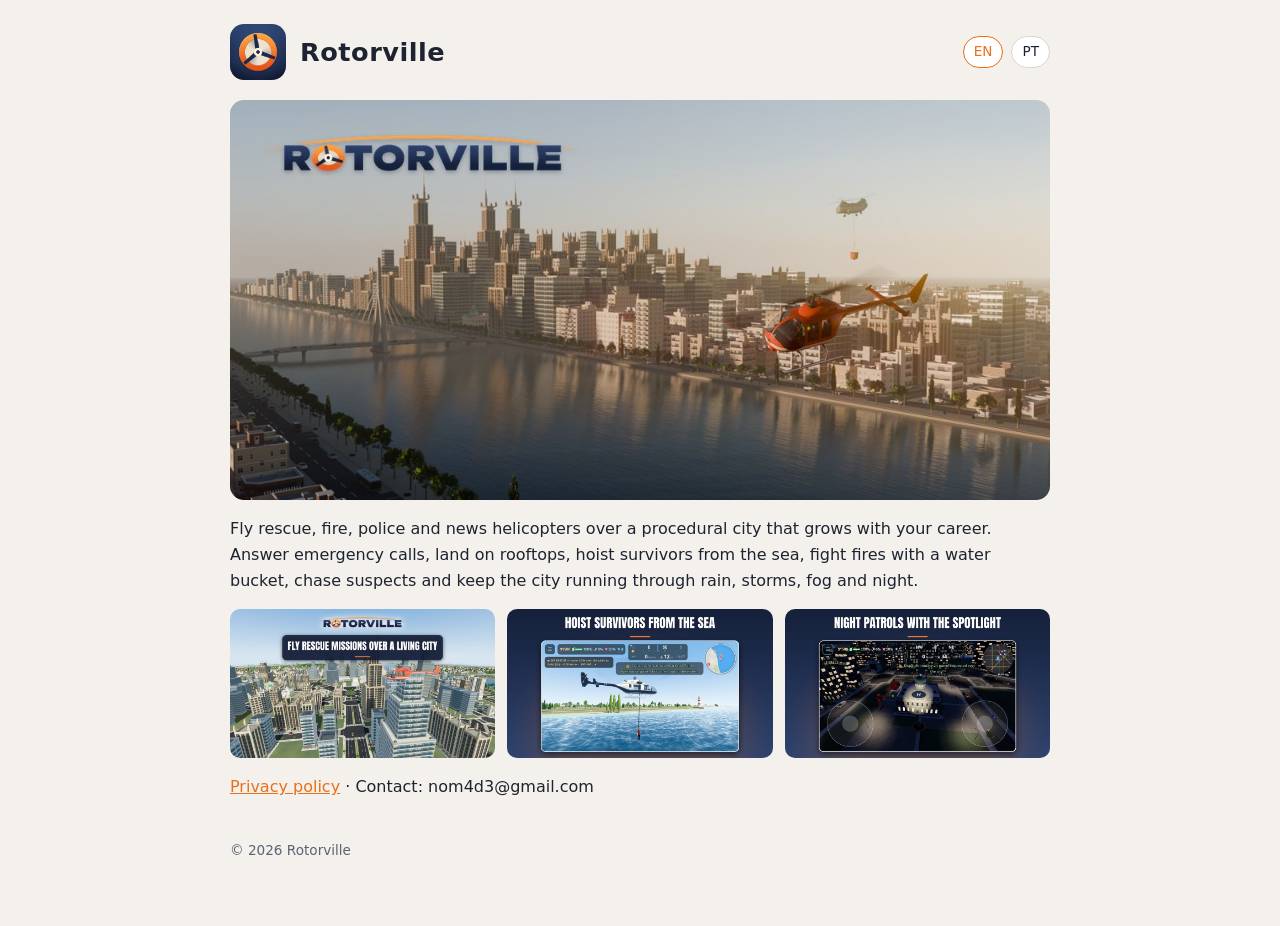
<file: index.html>
<!doctype html>
<html lang="en">
<head>
<meta charset="utf-8">
<meta name="viewport" content="width=device-width, initial-scale=1">
<title>Rotorville</title>
<meta name="description" content="Rotorville: fly rescue helicopters over a living city.">
<link rel="icon" href="img/icon.png">
<link rel="stylesheet" href="style.css">
</head>
<body>
<div class="wrap">
	<header>
		<img src="img/icon.png" alt="">
		<h1>Rotorville</h1>
		<nav class="lang">
			<button type="button" data-set="en" aria-pressed="true">EN</button>
			<button type="button" data-set="pt" aria-pressed="false">PT</button>
		</nav>
	</header>
	<img class="hero" src="img/feature.jpg" alt="Rotorville">

	<section data-lang="en">
		<p>Fly rescue, fire, police and news helicopters over a procedural city that grows with your career.
		Answer emergency calls, land on rooftops, hoist survivors from the sea, fight fires with a water
		bucket, chase suspects and keep the city running through rain, storms, fog and night.</p>
		<div class="shots">
			<img src="img/shot1_en-US.jpg" alt=""><img src="img/shot2_en-US.jpg" alt=""><img src="img/shot3_en-US.jpg" alt="">
		</div>
		<p><a href="privacy.html#en">Privacy policy</a> · Contact: nom4d3@gmail.com</p>
	</section>

	<section data-lang="pt" hidden>
		<p>Pilote helicópteros de resgate, bombeiro, polícia e jornalismo sobre uma cidade procedural que cresce
		com a sua carreira. Atenda chamados de emergência, pouse em telhados, içe sobreviventes do mar, apague
		incêndios com o balde d'água, persiga suspeitos e mantenha a cidade funcionando na chuva, na tempestade,
		na neblina e à noite.</p>
		<div class="shots">
			<img src="img/shot1_pt-BR.jpg" alt=""><img src="img/shot2_pt-BR.jpg" alt=""><img src="img/shot3_pt-BR.jpg" alt="">
		</div>
		<p><a href="privacy.html#pt">Política de privacidade</a> · Contato: nom4d3@gmail.com</p>
	</section>

	<footer>© 2026 Rotorville</footer>
</div>
<script>
(function () {
	var buttons = document.querySelectorAll("[data-set]");
	function show(lang) {
		document.querySelectorAll("[data-lang]").forEach(function (s) { s.hidden = s.dataset.lang !== lang; });
		buttons.forEach(function (b) { b.setAttribute("aria-pressed", String(b.dataset.set === lang)); });
		document.documentElement.lang = lang === "pt" ? "pt-BR" : "en";
	}
	buttons.forEach(function (b) { b.addEventListener("click", function () { show(b.dataset.set); }); });
	show((navigator.language || "").toLowerCase().indexOf("pt") === 0 ? "pt" : "en");
})();
</script>
</body>
</html>
</file>
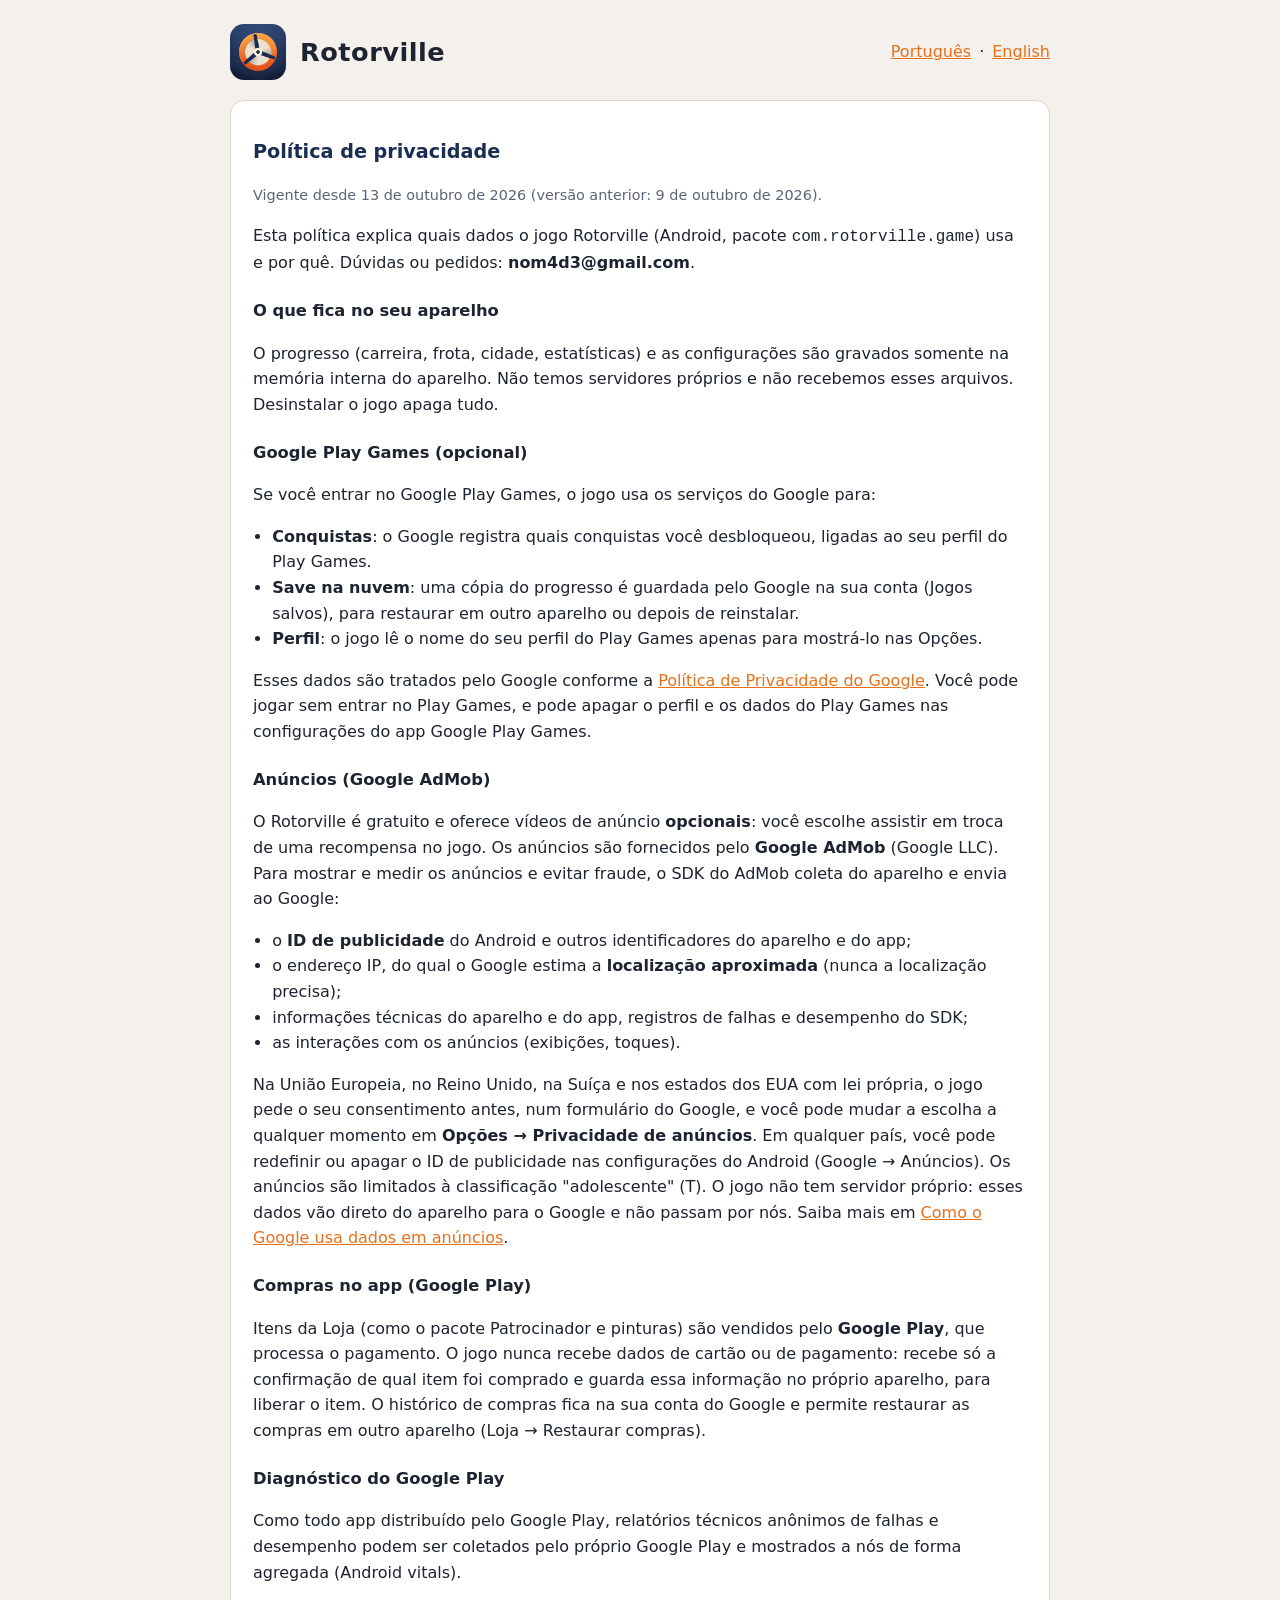
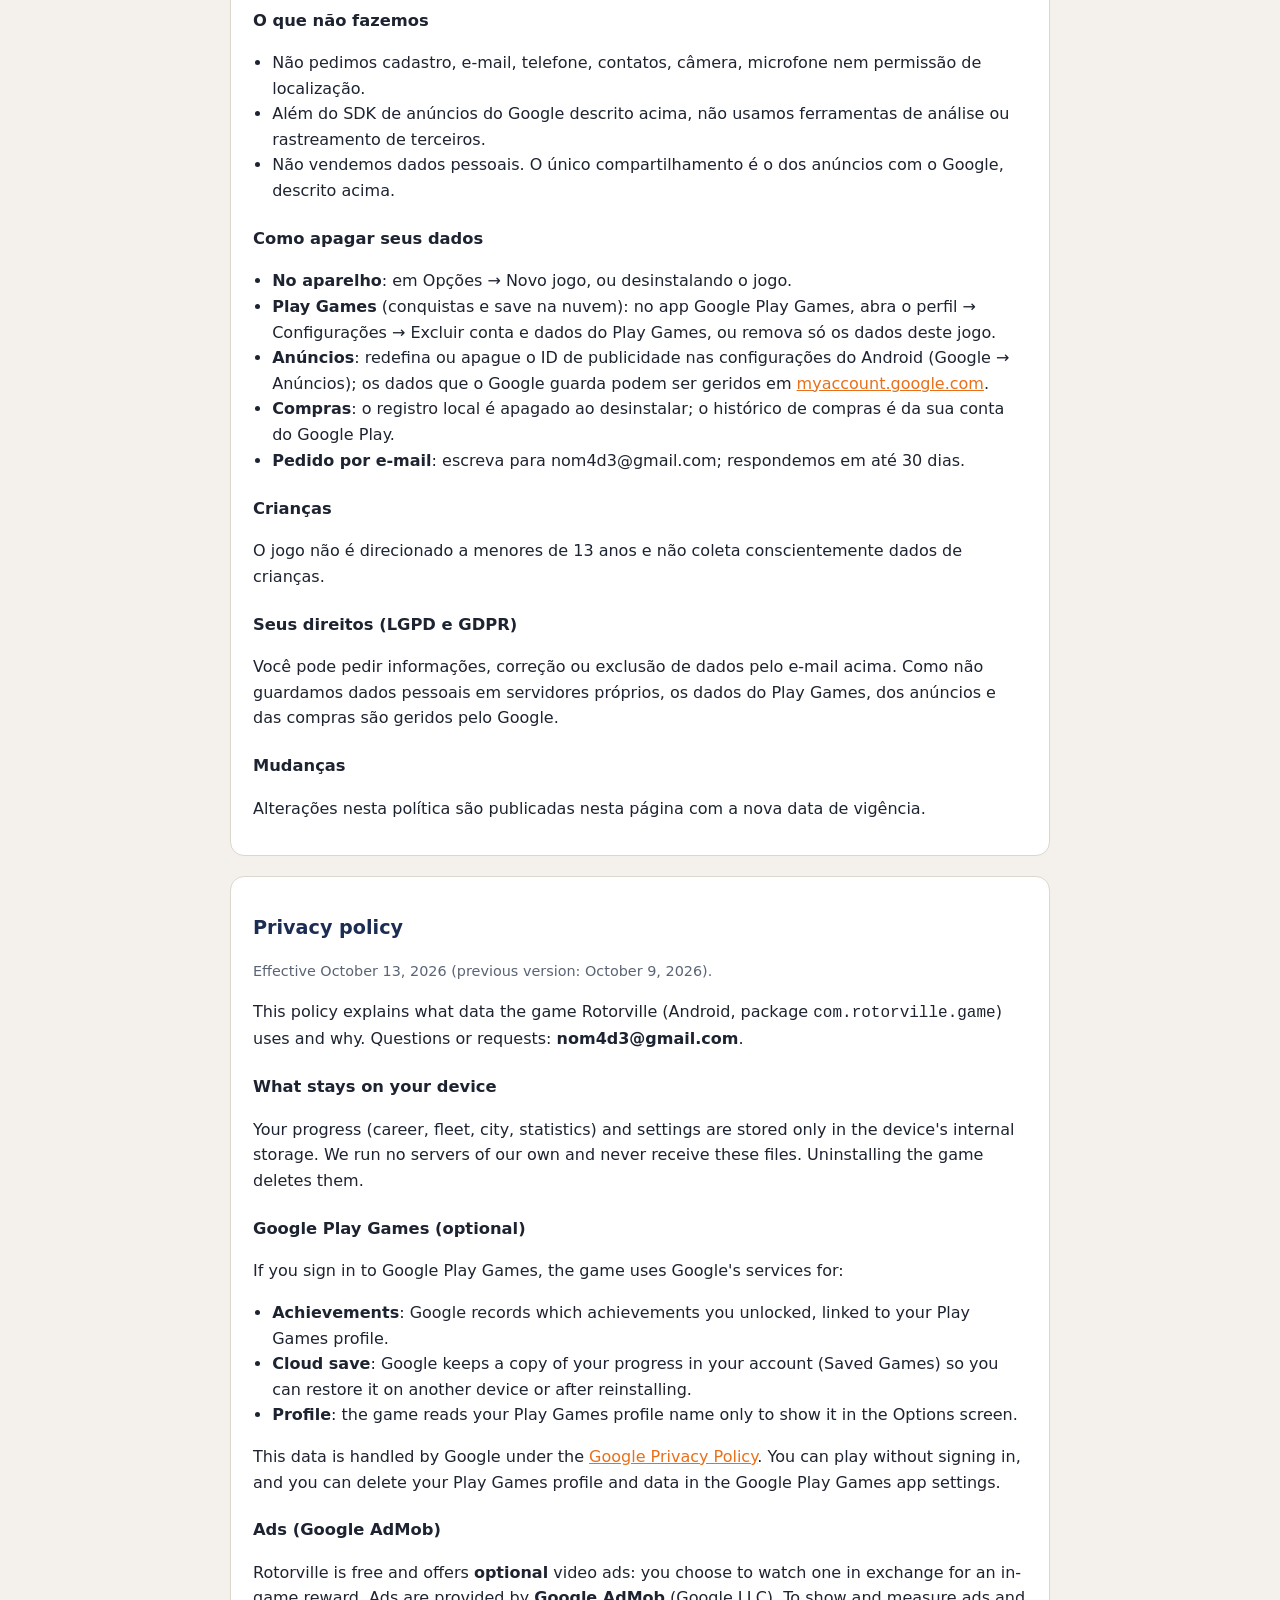
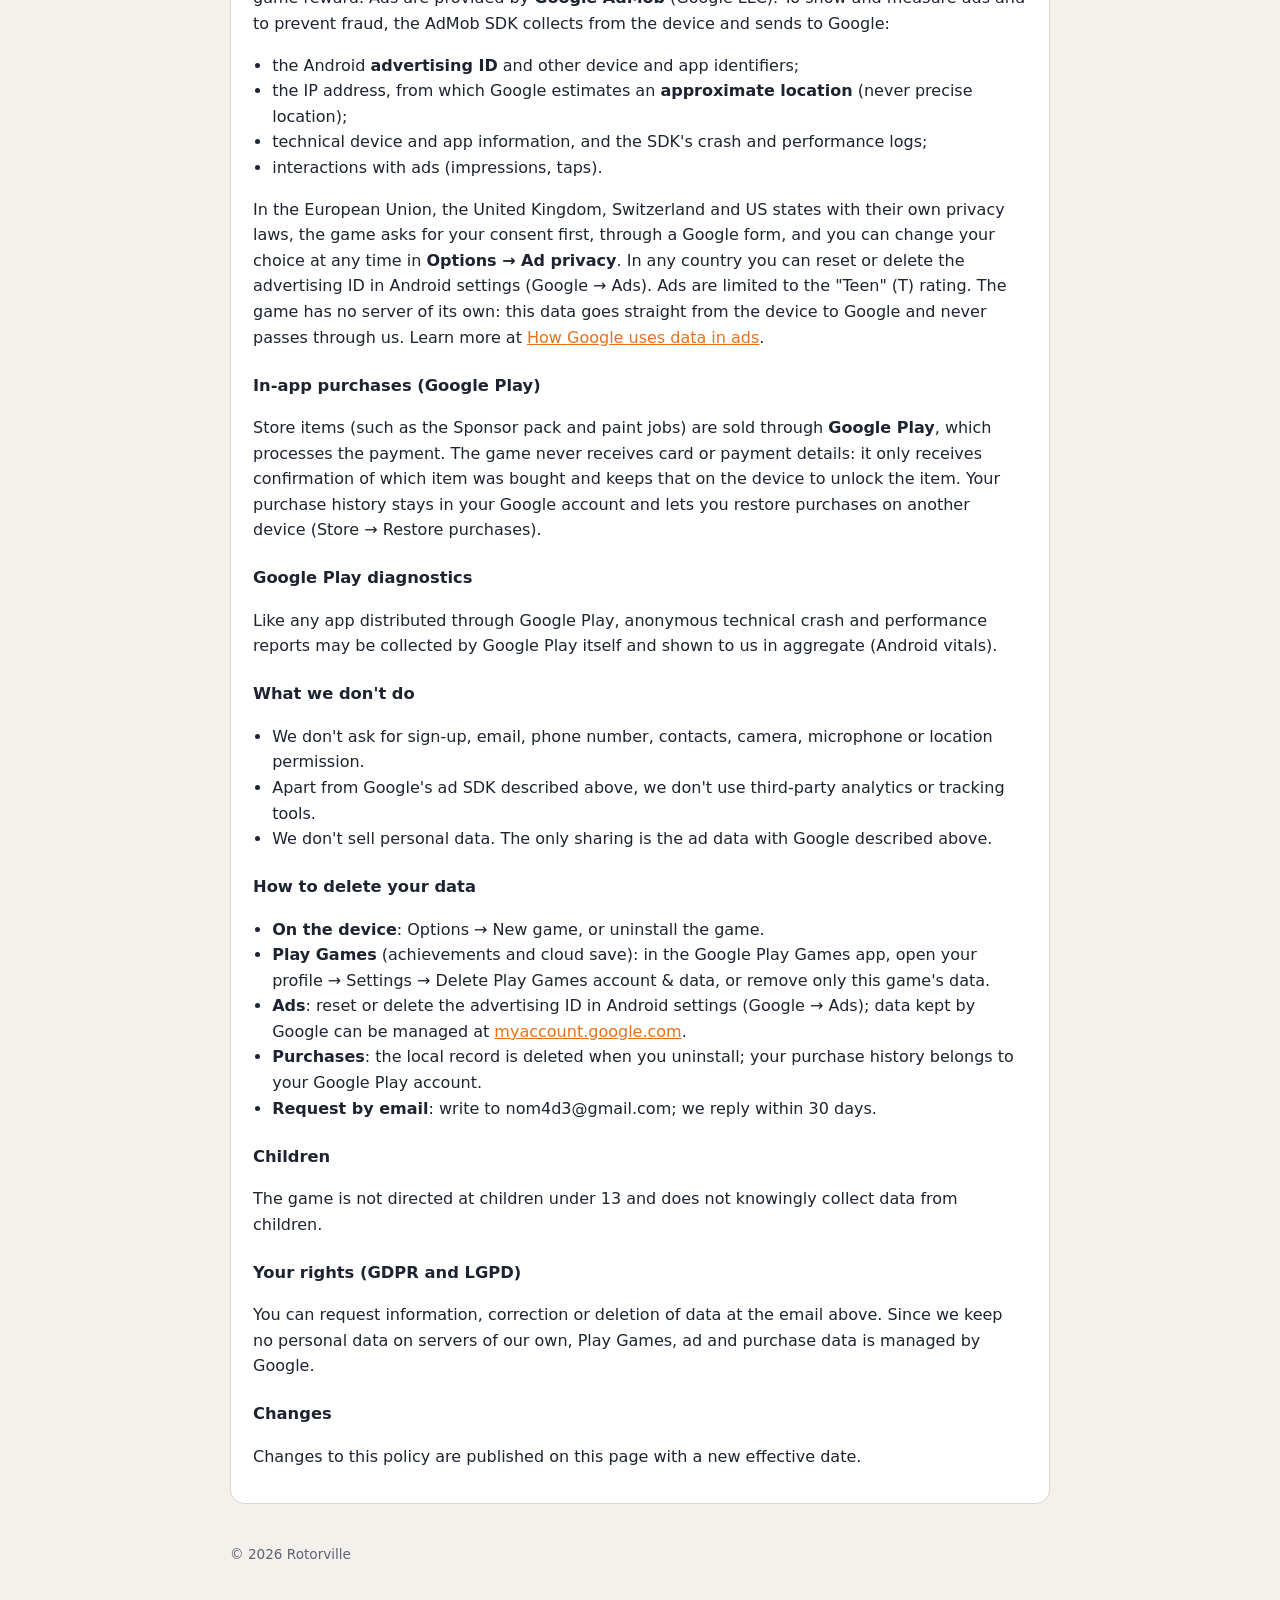
<file: privacy.html>
<!doctype html>
<html lang="pt-BR">
<head>
<meta charset="utf-8">
<meta name="viewport" content="width=device-width, initial-scale=1">
<title>Rotorville · Privacidade / Privacy</title>
<link rel="icon" href="img/icon.png">
<link rel="stylesheet" href="style.css">
</head>
<body>
<div class="wrap">
	<header>
		<img src="img/icon.png" alt="">
		<h1><a href="./" style="color:inherit;text-decoration:none">Rotorville</a></h1>
		<nav><a href="#pt">Português</a> · <a href="#en">English</a></nav>
	</header>

	<div class="card" id="pt" lang="pt-BR">
		<h2>Política de privacidade</h2>
		<p class="muted">Vigente desde 13 de outubro de 2026 (versão anterior: 9 de outubro de 2026).</p>
		<p>Esta política explica quais dados o jogo Rotorville (Android, pacote <code>com.rotorville.game</code>) usa e
		por quê. Dúvidas ou pedidos: <strong>nom4d3@gmail.com</strong>.</p>

		<h3>O que fica no seu aparelho</h3>
		<p>O progresso (carreira, frota, cidade, estatísticas) e as configurações são gravados somente na memória interna do
		aparelho. Não temos servidores próprios e não recebemos esses arquivos. Desinstalar o jogo apaga tudo.</p>

		<h3>Google Play Games (opcional)</h3>
		<p>Se você entrar no Google Play Games, o jogo usa os serviços do Google para:</p>
		<ul>
			<li><strong>Conquistas</strong>: o Google registra quais conquistas você desbloqueou, ligadas ao seu perfil do Play Games.</li>
			<li><strong>Save na nuvem</strong>: uma cópia do progresso é guardada pelo Google na sua conta (Jogos salvos), para
			restaurar em outro aparelho ou depois de reinstalar.</li>
			<li><strong>Perfil</strong>: o jogo lê o nome do seu perfil do Play Games apenas para mostrá-lo nas Opções.</li>
		</ul>
		<p>Esses dados são tratados pelo Google conforme a
		<a href="https://policies.google.com/privacy">Política de Privacidade do Google</a>. Você pode jogar sem entrar no
		Play Games, e pode apagar o perfil e os dados do Play Games nas configurações do app Google Play Games.</p>

		<h3>Anúncios (Google AdMob)</h3>
		<p>O Rotorville é gratuito e oferece vídeos de anúncio <strong>opcionais</strong>: você escolhe assistir em troca de
		uma recompensa no jogo. Os anúncios são fornecidos pelo <strong>Google AdMob</strong> (Google LLC). Para mostrar e medir
		os anúncios e evitar fraude, o SDK do AdMob coleta do aparelho e envia ao Google:</p>
		<ul>
			<li>o <strong>ID de publicidade</strong> do Android e outros identificadores do aparelho e do app;</li>
			<li>o endereço IP, do qual o Google estima a <strong>localização aproximada</strong> (nunca a localização precisa);</li>
			<li>informações técnicas do aparelho e do app, registros de falhas e desempenho do SDK;</li>
			<li>as interações com os anúncios (exibições, toques).</li>
		</ul>
		<p>Na União Europeia, no Reino Unido, na Suíça e nos estados dos EUA com lei própria, o jogo pede o seu consentimento
		antes, num formulário do Google, e você pode mudar a escolha a qualquer momento em <strong>Opções → Privacidade de
		anúncios</strong>. Em qualquer país, você pode redefinir ou apagar o ID de publicidade nas configurações do Android
		(Google → Anúncios). Os anúncios são limitados à classificação "adolescente" (T). O jogo não tem servidor próprio:
		esses dados vão direto do aparelho para o Google e não passam por nós. Saiba mais em
		<a href="https://policies.google.com/technologies/ads">Como o Google usa dados em anúncios</a>.</p>

		<h3>Compras no app (Google Play)</h3>
		<p>Itens da Loja (como o pacote Patrocinador e pinturas) são vendidos pelo <strong>Google Play</strong>, que processa o
		pagamento. O jogo nunca recebe dados de cartão ou de pagamento: recebe só a confirmação de qual item foi comprado e
		guarda essa informação no próprio aparelho, para liberar o item. O histórico de compras fica na sua conta do Google
		e permite restaurar as compras em outro aparelho (Loja → Restaurar compras).</p>

		<h3>Diagnóstico do Google Play</h3>
		<p>Como todo app distribuído pelo Google Play, relatórios técnicos anônimos de falhas e desempenho podem ser coletados
		pelo próprio Google Play e mostrados a nós de forma agregada (Android vitals).</p>

		<h3>O que não fazemos</h3>
		<ul>
			<li>Não pedimos cadastro, e-mail, telefone, contatos, câmera, microfone nem permissão de localização.</li>
			<li>Além do SDK de anúncios do Google descrito acima, não usamos ferramentas de análise ou rastreamento de terceiros.</li>
			<li>Não vendemos dados pessoais. O único compartilhamento é o dos anúncios com o Google, descrito acima.</li>
		</ul>

		<h3 id="excluir">Como apagar seus dados</h3>
		<ul>
			<li><strong>No aparelho</strong>: em Opções → Novo jogo, ou desinstalando o jogo.</li>
			<li><strong>Play Games</strong> (conquistas e save na nuvem): no app Google Play Games, abra o perfil →
			Configurações → Excluir conta e dados do Play Games, ou remova só os dados deste jogo.</li>
			<li><strong>Anúncios</strong>: redefina ou apague o ID de publicidade nas configurações do Android (Google →
			Anúncios); os dados que o Google guarda podem ser geridos em <a href="https://myaccount.google.com/">myaccount.google.com</a>.</li>
			<li><strong>Compras</strong>: o registro local é apagado ao desinstalar; o histórico de compras é da sua conta do
			Google Play.</li>
			<li><strong>Pedido por e-mail</strong>: escreva para nom4d3@gmail.com; respondemos em até 30 dias.</li>
		</ul>

		<h3>Crianças</h3>
		<p>O jogo não é direcionado a menores de 13 anos e não coleta conscientemente dados de crianças.</p>

		<h3>Seus direitos (LGPD e GDPR)</h3>
		<p>Você pode pedir informações, correção ou exclusão de dados pelo e-mail acima. Como não guardamos dados pessoais em
		servidores próprios, os dados do Play Games, dos anúncios e das compras são geridos pelo Google.</p>

		<h3>Mudanças</h3>
		<p>Alterações nesta política são publicadas nesta página com a nova data de vigência.</p>
	</div>

	<div class="card" id="en" lang="en">
		<h2>Privacy policy</h2>
		<p class="muted">Effective October 13, 2026 (previous version: October 9, 2026).</p>
		<p>This policy explains what data the game Rotorville (Android, package <code>com.rotorville.game</code>) uses and
		why. Questions or requests: <strong>nom4d3@gmail.com</strong>.</p>

		<h3>What stays on your device</h3>
		<p>Your progress (career, fleet, city, statistics) and settings are stored only in the device's internal storage. We
		run no servers of our own and never receive these files. Uninstalling the game deletes them.</p>

		<h3>Google Play Games (optional)</h3>
		<p>If you sign in to Google Play Games, the game uses Google's services for:</p>
		<ul>
			<li><strong>Achievements</strong>: Google records which achievements you unlocked, linked to your Play Games profile.</li>
			<li><strong>Cloud save</strong>: Google keeps a copy of your progress in your account (Saved Games) so you can restore it
			on another device or after reinstalling.</li>
			<li><strong>Profile</strong>: the game reads your Play Games profile name only to show it in the Options screen.</li>
		</ul>
		<p>This data is handled by Google under the <a href="https://policies.google.com/privacy">Google Privacy Policy</a>.
		You can play without signing in, and you can delete your Play Games profile and data in the Google Play Games app
		settings.</p>

		<h3>Ads (Google AdMob)</h3>
		<p>Rotorville is free and offers <strong>optional</strong> video ads: you choose to watch one in exchange for an in-game
		reward. Ads are provided by <strong>Google AdMob</strong> (Google LLC). To show and measure ads and to prevent fraud, the
		AdMob SDK collects from the device and sends to Google:</p>
		<ul>
			<li>the Android <strong>advertising ID</strong> and other device and app identifiers;</li>
			<li>the IP address, from which Google estimates an <strong>approximate location</strong> (never precise location);</li>
			<li>technical device and app information, and the SDK's crash and performance logs;</li>
			<li>interactions with ads (impressions, taps).</li>
		</ul>
		<p>In the European Union, the United Kingdom, Switzerland and US states with their own privacy laws, the game asks for your
		consent first, through a Google form, and you can change your choice at any time in <strong>Options → Ad privacy</strong>.
		In any country you can reset or delete the advertising ID in Android settings (Google → Ads). Ads are limited to the
		"Teen" (T) rating. The game has no server of its own: this data goes straight from the device to Google and never
		passes through us. Learn more at <a href="https://policies.google.com/technologies/ads">How Google uses data in ads</a>.</p>

		<h3>In-app purchases (Google Play)</h3>
		<p>Store items (such as the Sponsor pack and paint jobs) are sold through <strong>Google Play</strong>, which processes the
		payment. The game never receives card or payment details: it only receives confirmation of which item was bought and
		keeps that on the device to unlock the item. Your purchase history stays in your Google account and lets you restore
		purchases on another device (Store → Restore purchases).</p>

		<h3>Google Play diagnostics</h3>
		<p>Like any app distributed through Google Play, anonymous technical crash and performance reports may be collected by
		Google Play itself and shown to us in aggregate (Android vitals).</p>

		<h3>What we don't do</h3>
		<ul>
			<li>We don't ask for sign-up, email, phone number, contacts, camera, microphone or location permission.</li>
			<li>Apart from Google's ad SDK described above, we don't use third-party analytics or tracking tools.</li>
			<li>We don't sell personal data. The only sharing is the ad data with Google described above.</li>
		</ul>

		<h3 id="delete">How to delete your data</h3>
		<ul>
			<li><strong>On the device</strong>: Options → New game, or uninstall the game.</li>
			<li><strong>Play Games</strong> (achievements and cloud save): in the Google Play Games app, open your profile →
			Settings → Delete Play Games account &amp; data, or remove only this game's data.</li>
			<li><strong>Ads</strong>: reset or delete the advertising ID in Android settings (Google → Ads); data kept by Google can
			be managed at <a href="https://myaccount.google.com/">myaccount.google.com</a>.</li>
			<li><strong>Purchases</strong>: the local record is deleted when you uninstall; your purchase history belongs to your
			Google Play account.</li>
			<li><strong>Request by email</strong>: write to nom4d3@gmail.com; we reply within 30 days.</li>
		</ul>

		<h3>Children</h3>
		<p>The game is not directed at children under 13 and does not knowingly collect data from children.</p>

		<h3>Your rights (GDPR and LGPD)</h3>
		<p>You can request information, correction or deletion of data at the email above. Since we keep no personal data on
		servers of our own, Play Games, ad and purchase data is managed by Google.</p>

		<h3>Changes</h3>
		<p>Changes to this policy are published on this page with a new effective date.</p>
	</div>

	<footer>© 2026 Rotorville</footer>
</div>
</body>
</html>
</file>
<file: style.css>
:root {
	--bg: #f4f1ec;
	--fg: #1d2330;
	--muted: #5b6475;
	--card: #ffffff;
	--line: #dcd6cc;
	--accent: #e8701a;
	--navy: #1b2d52;
	color-scheme: light;
}
@media (prefers-color-scheme: dark) {
	:root {
		--bg: #0f1420;
		--fg: #e6e9f0;
		--muted: #9aa3b5;
		--card: #171e2d;
		--line: #2a3347;
		--accent: #ff8a33;
		--navy: #8fb0ff;
		color-scheme: dark;
	}
}
* { box-sizing: border-box; }
body {
	margin: 0;
	background: var(--bg);
	color: var(--fg);
	font: 16px/1.6 system-ui, -apple-system, "Segoe UI", Roboto, sans-serif;
}
.wrap { max-width: 860px; margin: 0 auto; padding: 24px 20px 64px; }
header { display: flex; align-items: center; gap: 14px; flex-wrap: wrap; }
header img { width: 56px; height: 56px; border-radius: 14px; }
header h1 { margin: 0; font-size: 1.6rem; letter-spacing: .02em; }
header nav { margin-left: auto; display: flex; gap: 8px; }
a { color: var(--accent); }
.lang button {
	font: inherit; font-size: .85rem; padding: 4px 10px; border-radius: 999px;
	border: 1px solid var(--line); background: var(--card); color: var(--fg); cursor: pointer;
}
.lang button[aria-pressed="true"] { border-color: var(--accent); color: var(--accent); }
.hero { width: 100%; border-radius: 14px; margin: 20px 0 8px; display: block; }
h2 { margin-top: 2rem; font-size: 1.2rem; color: var(--navy); }
h3 { margin-top: 1.4rem; font-size: 1.02rem; }
ul { padding-left: 1.2rem; }
.shots { display: grid; grid-template-columns: repeat(auto-fit, minmax(240px, 1fr)); gap: 12px; margin: 16px 0; }
.shots img { width: 100%; border-radius: 10px; display: block; }
.card { background: var(--card); border: 1px solid var(--line); border-radius: 14px; padding: 4px 22px 18px; margin: 20px 0; }
.muted { color: var(--muted); font-size: .9rem; }
footer { margin-top: 40px; color: var(--muted); font-size: .85rem; }
[hidden] { display: none !important; }
</file>
